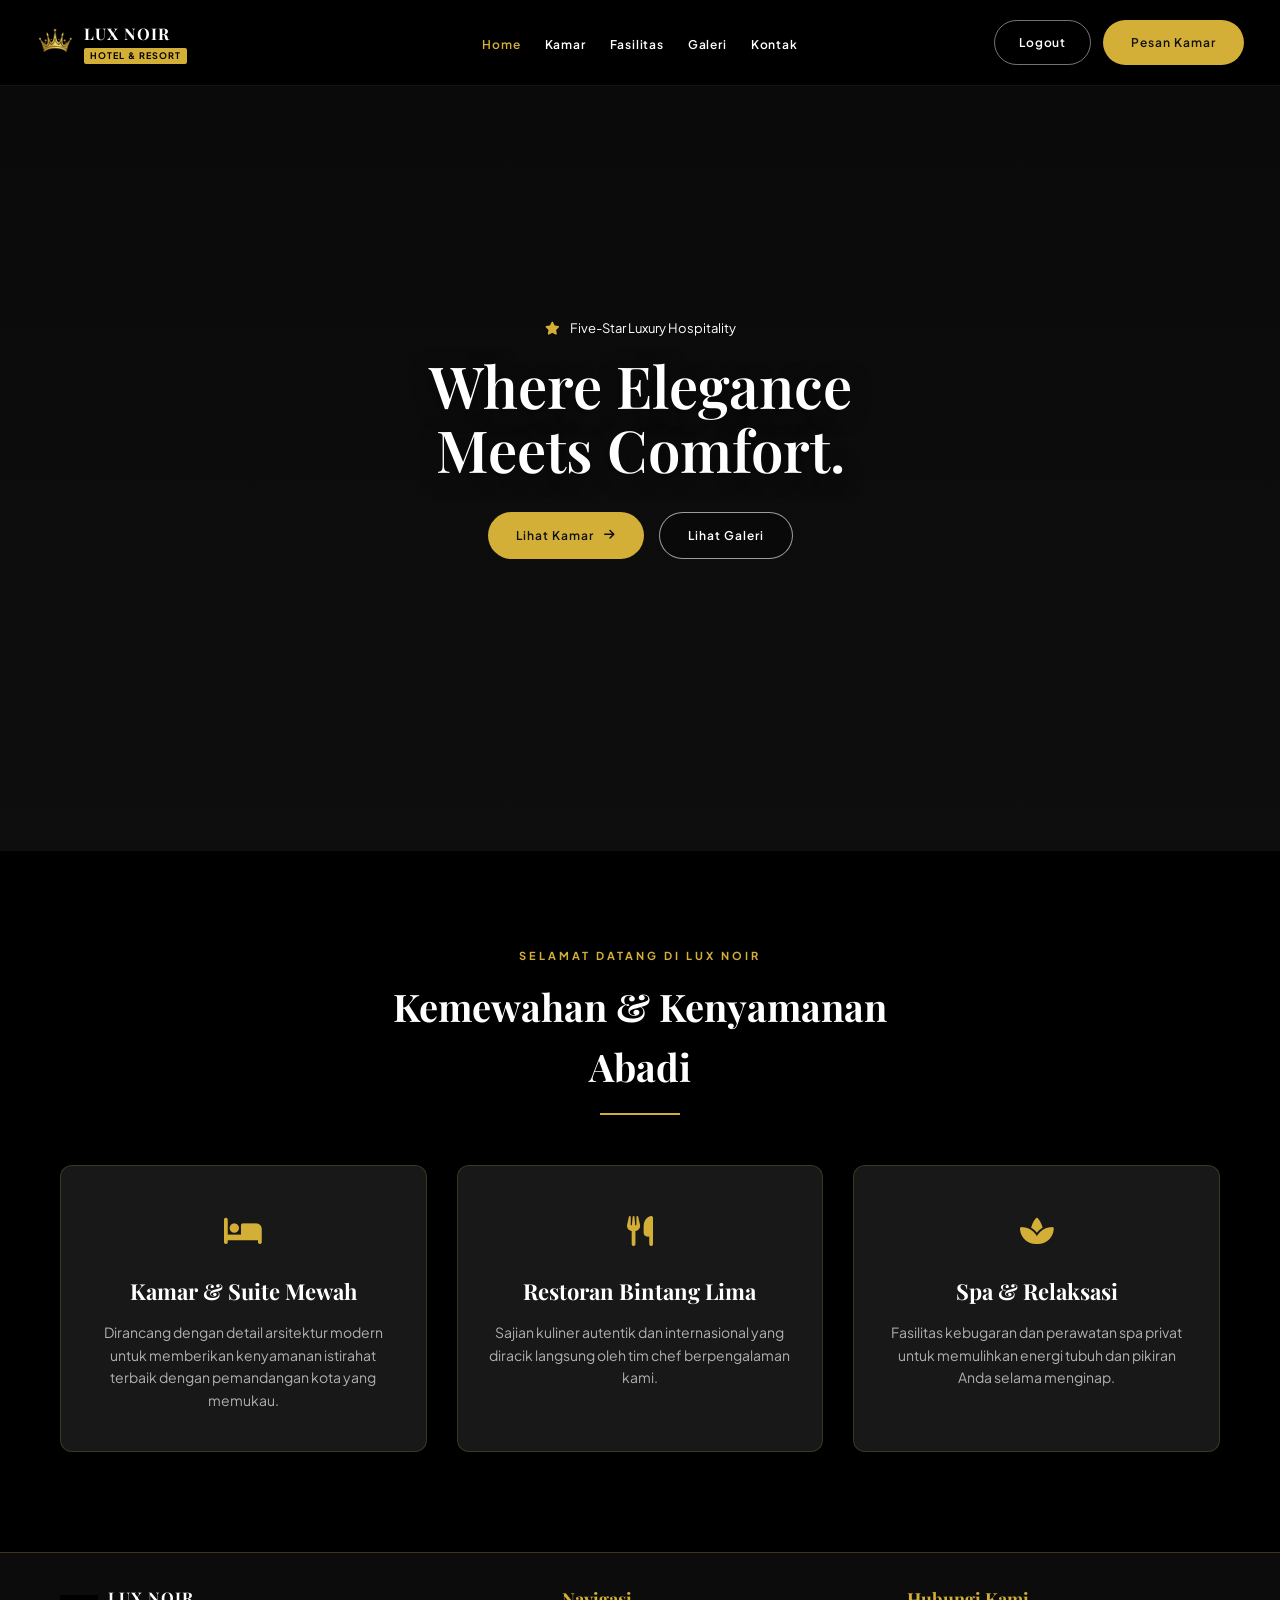
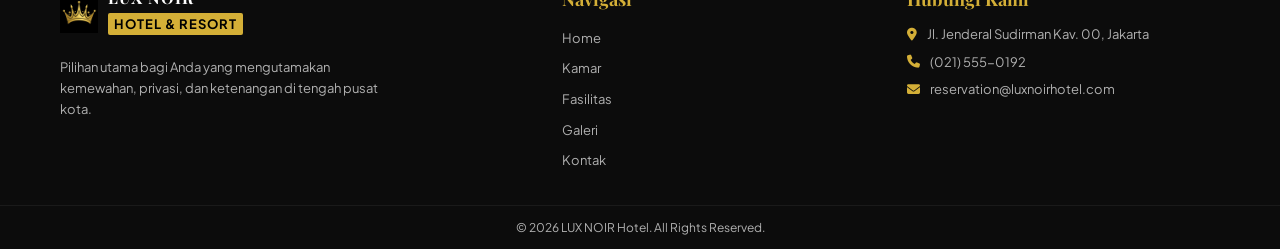
<file: index.html>
<!DOCTYPE html>
<html lang="en">
<head>
    <meta charset="UTF-8">
    <meta name="viewport" content="width=device-width, initial-scale=1.0">
    <title>LUX NOIR - Hotel & Resort</title>
    <link rel="stylesheet" href="style.css">
    <!-- Google Fonts -->
    <link href="https://fonts.googleapis.com/css2?family=Playfair+Display:wght@500;600;700&family=Plus+Jakarta+Sans:wght@300;400;500;600&display=swap" rel="stylesheet">
    <link rel="stylesheet" href="https://cdnjs.cloudflare.com/ajax/libs/font-awesome/6.4.0/css/all.min.css">
</head>
<body>

    <!-- HEADER & NAVBAR -->
    <header class="site-header">
        <!-- Tag pembuka div ini tadi terhapus, sekarang sudah dikembalikan -->
        <div class="container nav-container">
            <a href="index.html" class="brand-logo">
                <img src="Crown.jpeg" alt="Logo LUX NOIR" class="logo-img">
                <div class="brand-text">
                    <h2>LUX NOIR</h2>
                    <p>HOTEL & RESORT</p>
                </div>
            </a>

            <!-- Menu 6 Halaman -->
            <ul class="nav-menu">
                <li><a href="index.html" class="active">Home</a></li>
                <li><a href="kamar.html">Kamar</a></li>
                <li><a href="fasilitas.html">Fasilitas</a></li>
                <li><a href="galeri.html">Galeri</a></li>
                <li><a href="kontak.html">Kontak</a></li>
            </ul>

            <div class="nav-action">
                <a href="login.html" id="logoutBtn" class="btn-nav-logout">Logout</a>
                <a href="kontak.html" class="btn-yellow-solid">Pesan Kamar</a>
            </div>
        </div>
    </header>

    <!-- HERO BANNER -->
    <section class="hero-section">
        <div class="hero-overlay"></div>
        <div class="container hero-container">
            <div class="hero-badge-pill">
                <i class="fa-solid fa-star"></i> <span>Five-Star Luxury Hospitality</span>
            </div>
            <h1 class="hero-heading">Where Elegance<br>Meets <span class="text-highlight">Comfort.</span></h1>
            <p class="hero-desc">
                Rasakan pengalaman menginap berkelas dengan desain interior eksklusif, pelayanan hangat, dan ketenangan maksimal di LUX NOIR Hotel.
            </p>
            <div class="hero-buttons">
                <a href="kamar.html" class="btn-yellow-solid">Lihat Kamar <i class="fa-solid fa-arrow-right"></i></a>
                <a href="galeri.html" class="btn-yellow-outline">Lihat Galeri</a>
            </div>
        </div>
    </section>

    <!-- INFORMASI SINGKAT HOTEL -->
    <section class="info-section">
        <div class="container">
            <div class="section-header">
                <span class="sub-title">SELAMAT DATANG DI LUX NOIR</span>
                <h2>Kemewahan & Kenyamanan Abadi</h2>
                <div class="line-yellow"></div>
            </div>

            <div class="info-grid">
                <!-- Card 1 -->
                <div class="info-card">
                    <div class="card-icon"><i class="fa-solid fa-bed"></i></div>
                    <h3>Kamar & Suite Mewah</h3>
                    <p>Dirancang dengan detail arsitektur modern untuk memberikan kenyamanan istirahat terbaik dengan pemandangan kota yang memukau.</p>
                </div>
                <!-- Card 2 -->
                <div class="info-card featured">
                    <div class="card-icon"><i class="fa-solid fa-utensils"></i></div>
                    <h3>Restoran Bintang Lima</h3>
                    <p>Sajian kuliner autentik dan internasional yang diracik langsung oleh tim chef berpengalaman kami.</p>
                </div>
                <!-- Card 3 -->
                <div class="info-card">
                    <div class="card-icon"><i class="fa-solid fa-spa"></i></div>
                    <h3>Spa & Relaksasi</h3>
                    <p>Fasilitas kebugaran dan perawatan spa privat untuk memulihkan energi tubuh dan pikiran Anda selama menginap.</p>
                </div>
            </div>
        </div>
    </section>

    <!-- FOOTER -->
    <footer class="site-footer">
        <div class="container footer-grid">
            <div class="footer-col">
                <div class="brand-logo footer-logo">
                    <!-- Logo disesuaikan agar sama dengan header -->
                    <img src="Crown.jpeg" alt="Logo LUX NOIR" class="logo-img">
                    <div class="brand-text">
                        <h2>LUX NOIR</h2>
                        <p>HOTEL & RESORT</p>
                    </div>
                </div>
                <p class="footer-desc">
                    Pilihan utama bagi Anda yang mengutamakan kemewahan, privasi, dan ketenangan di tengah pusat kota.
                </p>
            </div>

            <div class="footer-col">
                <h4>Navigasi</h4>
                <ul class="footer-links">
                    <li><a href="index.html">Home</a></li>
                    <li><a href="kamar.html">Kamar</a></li>
                    <li><a href="fasilitas.html">Fasilitas</a></li>
                    <li><a href="galeri.html">Galeri</a></li>
                    <li><a href="kontak.html">Kontak</a></li>
                </ul>
            </div>

            <div class="footer-col">
                <h4>Hubungi Kami</h4>
                <p><i class="fa-solid fa-location-dot yellow-text"></i> Jl. Jenderal Sudirman Kav. 00, Jakarta</p>
                <p><i class="fa-solid fa-phone yellow-text"></i> (021) 555-0192</p>
                <p><i class="fa-solid fa-envelope yellow-text"></i> reservation@luxnoirhotel.com</p>
            </div>
        </div>
        <div class="footer-bottom">
            <p>&copy; 2026 LUX NOIR Hotel. All Rights Reserved.</p>
        </div>
    </footer>

</body>
</html>
</file>
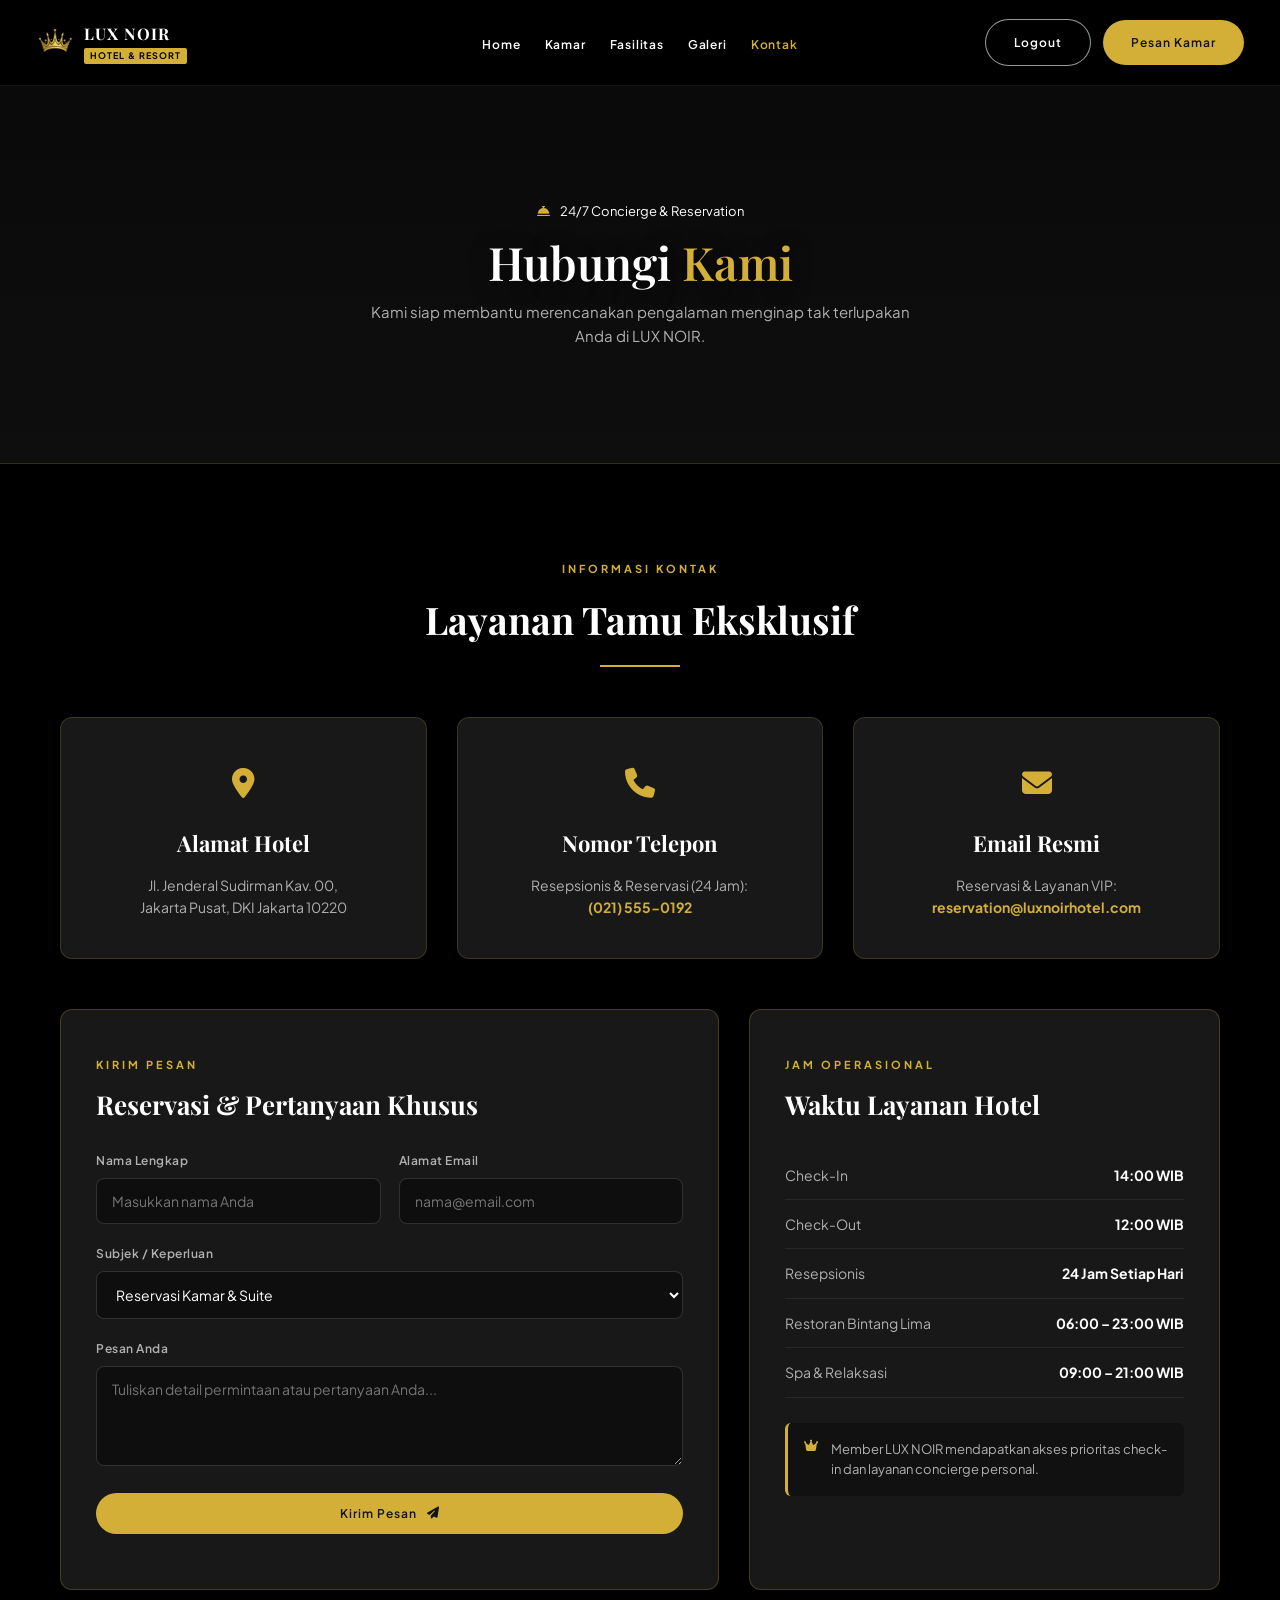
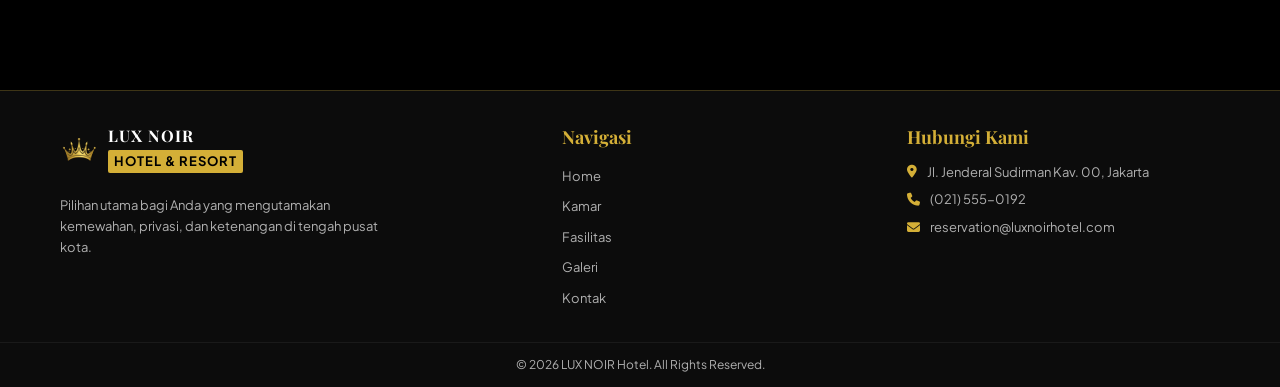
<file: kontak.html>
<!DOCTYPE html>
<html lang="id">
<head>
    <meta charset="UTF-8">
    <meta name="viewport" content="width=device-width, initial-scale=1.0">
    <title>Kontak - LUX NOIR Hotel & Resort</title>
    <link rel="stylesheet" href="style.css">
    <link rel="stylesheet" href="kontak-login.css">
    <!-- Google Fonts & Font Awesome (Sama persis dengan Home) -->
    <link href="https://fonts.googleapis.com/css2?family=Playfair+Display:wght@500;600;700&family=Plus+Jakarta+Sans:wght@300;400;500;600&display=swap" rel="stylesheet">
    <link rel="stylesheet" href="https://cdnjs.cloudflare.com/ajax/libs/font-awesome/6.4.0/css/all.min.css">
</head>
<body>

    <!-- HEADER & NAVBAR -->
    <header class="site-header">
        <div class="container nav-container">
            <a href="index.html" class="brand-logo">
                <img src="Crown.jpeg" alt="Logo LUX NOIR" class="logo-img">
                <div class="brand-text">
                    <h2>LUX NOIR</h2>
                    <p>HOTEL & RESORT</p>
                </div>
            </a>

            <ul class="nav-menu">
                <li><a href="index.html">Home</a></li>
                <li><a href="kamar.html">Kamar</a></li>
                <li><a href="fasilitas.html">Fasilitas</a></li>
                <li><a href="galeri.html">Galeri</a></li>
                <li><a href="kontak.html" class="active">Kontak</a></li>
            </ul>

            <div class="nav-action">
                <a href="login.html" class="btn-yellow-outline">Logout</a>
                <a href="kamar.html" class="btn-yellow-solid">Pesan Kamar</a>
            </div>
        </div>
    </header>

    <!-- PAGE BANNER -->
    <section class="page-banner">
        <div class="hero-overlay"></div>
        <div class="container hero-container">
            <div class="hero-badge-pill">
                <i class="fa-solid fa-concierge-bell"></i> <span>24/7 Concierge & Reservation</span>
            </div>
            <h1 class="hero-heading" style="font-size: 46px; margin-bottom: 12px;">Hubungi <span class="yellow-text">Kami</span></h1>
            <p class="banner-subtitle">Kami siap membantu merencanakan pengalaman menginap tak terlupakan Anda di LUX NOIR.</p>
        </div>
    </section>

    <!-- INFORMASI KONTAK HOTEL (Alamat, Telepon, Email) -->
    <section class="info-section">
        <div class="container">
            <div class="section-header">
                <span class="sub-title">INFORMASI KONTAK</span>
                <h2>Layanan Tamu Eksklusif</h2>
                <div class="line-yellow"></div>
            </div>

            <!-- 3 Kartu Kontak Utama (Sinkron dengan data di Footer Home) -->
            <div class="info-grid">
                <div class="info-card">
                    <div class="card-icon"><i class="fa-solid fa-location-dot"></i></div>
                    <h3>Alamat Hotel</h3>
                    <p>Jl. Jenderal Sudirman Kav. 00,<br>Jakarta Pusat, DKI Jakarta 10220</p>
                </div>

                <div class="info-card featured">
                    <div class="card-icon"><i class="fa-solid fa-phone"></i></div>
                    <h3>Nomor Telepon</h3>
                    <p>Resepsionis & Reservasi (24 Jam):<br><strong class="yellow-text">(021) 555-0192</strong></p>
                </div>

                <div class="info-card">
                    <div class="card-icon"><i class="fa-solid fa-envelope"></i></div>
                    <h3>Email Resmi</h3>
                    <p>Reservasi & Layanan VIP:<br><strong class="yellow-text">reservation@luxnoirhotel.com</strong></p>
                </div>
            </div>

            <!-- FORMULIR KIRIM PESAN & LOKASI -->
            <div class="contact-wrapper">
                <div class="contact-form-box">
                    <span class="sub-title">KIRIM PESAN</span>
                    <h3>Reservasi & Pertanyaan Khusus</h3>
                    <form id="contactForm" onsubmit="kirimPesanKontak(event)">
                        <div class="form-row">
                            <div class="form-group">
                                <label for="nama">Nama Lengkap</label>
                                <input type="text" id="nama" placeholder="Masukkan nama Anda" required>
                            </div>
                            <div class="form-group">
                                <label for="email">Alamat Email</label>
                                <input type="email" id="email" placeholder="nama@email.com" required>
                            </div>
                        </div>

                        <div class="form-group">
                            <label for="subjek">Subjek / Keperluan</label>
                            <select id="subjek">
                                <option value="Reservasi Kamar">Reservasi Kamar & Suite</option>
                                <option value="Layanan VIP">Layanan VIP & Event</option>
                                <option value="Pertanyaan Umum">Pertanyaan Umum</option>
                            </select>
                        </div>

                        <div class="form-group">
                            <label for="pesan">Pesan Anda</label>
                            <textarea id="pesan" rows="4" placeholder="Tuliskan detail permintaan atau pertanyaan Anda..." required></textarea>
                        </div>

                        <button type="submit" class="btn-yellow-solid w-100">
                            Kirim Pesan <i class="fa-solid fa-paper-plane"></i>
                        </button>
                        <p id="contactAlert" class="form-feedback"></p>
                    </form>
                </div>

                <div class="contact-hours-box">
                    <span class="sub-title">JAM OPERASIONAL</span>
                    <h3>Waktu Layanan Hotel</h3>
                    <ul class="hours-list">
                        <li><span>Check-In</span> <strong class="yellow-text">14:00 WIB</strong></li>
                        <li><span>Check-Out</span> <strong class="yellow-text">12:00 WIB</strong></li>
                        <li><span>Resepsionis</span> <strong>24 Jam Setiap Hari</strong></li>
                        <li><span>Restoran Bintang Lima</span> <strong>06:00 – 23:00 WIB</strong></li>
                        <li><span>Spa & Relaksasi</span> <strong>09:00 – 21:00 WIB</strong></li>
                    </ul>
                    <div class="vip-note">
                        <i class="fa-solid fa-crown yellow-text"></i>
                        <p>Member LUX NOIR mendapatkan akses prioritas check-in dan layanan concierge personal.</p>
                    </div>
                </div>
            </div>
        </div>
    </section>

    <!-- FOOTER -->
    <footer class="site-footer">
        <div class="container footer-grid">
            <div class="footer-col">
                <div class="brand-logo footer-logo">
                    <img src="Crown.jpeg" alt="Logo LUX NOIR" class="logo-img">
                    <div class="brand-text">
                        <h2>LUX NOIR</h2>
                        <p>HOTEL & RESORT</p>
                    </div>
                </div>
                <p class="footer-desc">
                    Pilihan utama bagi Anda yang mengutamakan kemewahan, privasi, dan ketenangan di tengah pusat kota.
                </p>
            </div>

            <div class="footer-col">
                <h4>Navigasi</h4>
                <ul class="footer-links">
                    <li><a href="index.html">Home</a></li>
                    <li><a href="kamar.html">Kamar</a></li>
                    <li><a href="fasilitas.html">Fasilitas</a></li>
                    <li><a href="galeri.html">Galeri</a></li>
                    <li><a href="kontak.html">Kontak</a></li>
                </ul>
            </div>

            <div class="footer-col">
                <h4>Hubungi Kami</h4>
                <p><i class="fa-solid fa-location-dot yellow-text"></i> Jl. Jenderal Sudirman Kav. 00, Jakarta</p>
                <p><i class="fa-solid fa-phone yellow-text"></i> (021) 555-0192</p>
                <p><i class="fa-solid fa-envelope yellow-text"></i> reservation@luxnoirhotel.com</p>
            </div>
        </div>
        <div class="footer-bottom">
            <p>&copy; 2026 LUX NOIR Hotel. All Rights Reserved.</p>
        </div>
    </footer>

     <script src="script.js"></script>
</body>
</html>
</file>
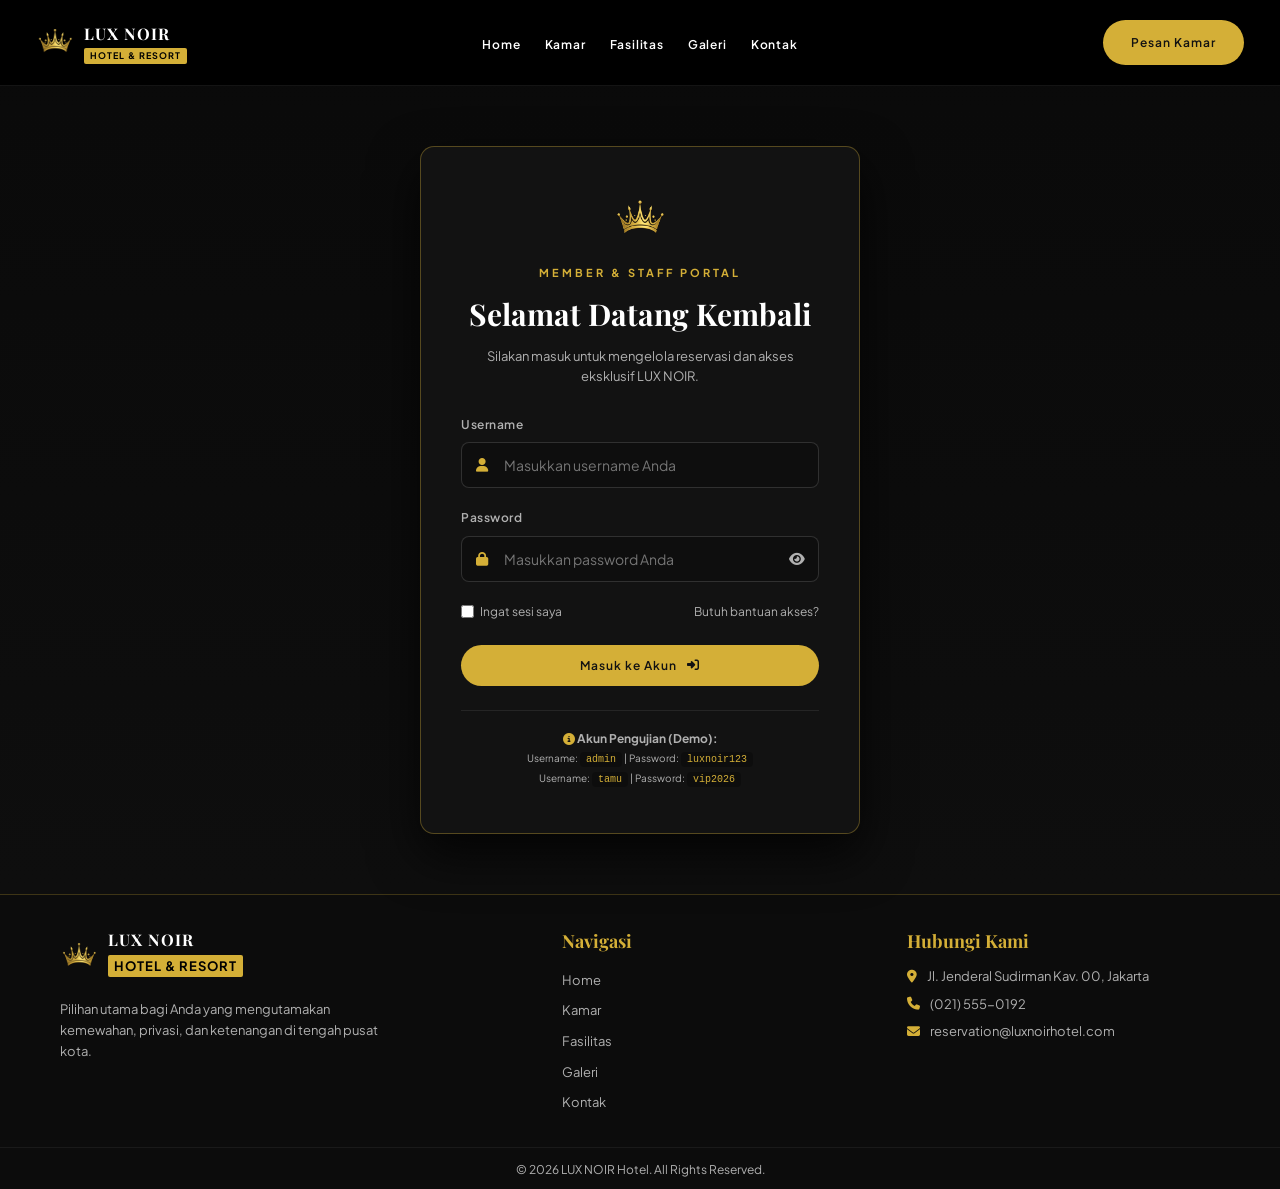
<file: login.html>
<!DOCTYPE html>
<html lang="id">
<head>
    <meta charset="UTF-8">
    <meta name="viewport" content="width=device-width, initial-scale=1.0">
    <title>Login Member - LUX NOIR Hotel & Resort</title>
    <link rel="stylesheet" href="style.css">
    <link rel="stylesheet" href="kontak-login.css">
    <link href="https://fonts.googleapis.com/css2?family=Playfair+Display:wght@500;600;700&family=Plus+Jakarta+Sans:wght@300;400;500;600&display=swap" rel="stylesheet">
    <link rel="stylesheet" href="https://cdnjs.cloudflare.com/ajax/libs/font-awesome/6.4.0/css/all.min.css">
</head>
<body>

    <!-- HEADER & NAVBAR -->
    <header class="site-header">
        <div class="container nav-container">
            <a href="index.html" class="brand-logo" data-restricted="true" data-page="Home">
                <img src="Crown.jpeg" alt="Logo LUX NOIR" class="logo-img">
                <div class="brand-text">
                    <h2>LUX NOIR</h2>
                    <p>HOTEL & RESORT</p>
                </div>
            </a>

            <ul class="nav-menu">
                <li><a href="index.html" data-restricted="true" data-page="Home">Home</a></li>
                <li><a href="kamar.html" data-restricted="true" data-page="Kamar">Kamar</a></li>
                <li><a href="fasilitas.html" data-restricted="true" data-page="Fasilitas">Fasilitas</a></li>
                <li><a href="galeri.html" data-restricted="true" data-page="Galeri">Galeri</a></li>
                <li><a href="kontak.html">Kontak</a></li>
            </ul>

            <div class="nav-action">
                <a href="kontak.html" class="btn-yellow-solid" data-restricted="true" data-page="Pesan Kamar">Pesan Kamar</a>
            </div>
        </div>
    </header>

    <!-- LOGIN SECTION -->
    <section class="login-section">
        <div class="hero-overlay"></div>
        <div class="container login-container">
            <div class="login-card">
                <div class="login-header">
                    <img src="Crown.jpeg" alt="Logo LUX NOIR" class="login-crown">
                    <span class="sub-title">MEMBER & STAFF PORTAL</span>
                    <h2>Selamat Datang Kembali</h2>
                    <p>Silakan masuk untuk mengelola reservasi dan akses eksklusif LUX NOIR.</p>
                </div>

                <!-- Kotak Alert Notifikasi JavaScript -->
                <div id="loginAlert" class="login-alert" style="display: none;"></div>

                <form id="loginForm" onsubmit="validasiLogin(event)">
                    <div class="form-group">
                        <label for="username">Username</label>
                        <div class="input-icon-wrapper">
                            <i class="fa-solid fa-user"></i>
                            <input type="text" id="username" placeholder="Masukkan username Anda" autocomplete="off">
                        </div>
                    </div>

                    <div class="form-group">
                        <label for="password">Password</label>
                        <div class="input-icon-wrapper">
                            <i class="fa-solid fa-lock"></i>
                            <input type="password" id="password" placeholder="Masukkan password Anda">
                            <button type="button" class="toggle-pass" onclick="togglePassword()" aria-label="Lihat Password">
                                <i id="eyeIcon" class="fa-solid fa-eye"></i>
                            </button>
                        </div>
                    </div>

                    <div class="login-options">
                        <label class="remember-me">
                            <input type="checkbox" id="remember"> Ingat sesi saya
                        </label>
                        <a href="kontak.html" class="forgot-link">Butuh bantuan akses?</a>
                    </div>

                    <button type="submit" class="btn-yellow-solid w-100">
                        Masuk ke Akun <i class="fa-solid fa-right-to-bracket"></i>
                    </button>
                </form>

                <!-- Info Akun Demo untuk Pengujian Tugas -->
                <div class="demo-credentials">
                    <p><i class="fa-solid fa-circle-info yellow-text"></i> <strong>Akun Pengujian (Demo):</strong></p>
                    <small>Username: <code>admin</code> | Password: <code>luxnoir123</code></small><br>
                    <small>Username: <code>tamu</code> | Password: <code>vip2026</code></small>
                </div>
            </div>
        </div>
    </section>

    <!-- FOOTER -->
    <footer class="site-footer">
        <div class="container footer-grid">
            <div class="footer-col">
                <div class="brand-logo footer-logo">
                    <img src="Crown.jpeg" alt="Logo LUX NOIR" class="logo-img">
                    <div class="brand-text">
                        <h2>LUX NOIR</h2>
                        <p>HOTEL & RESORT</p>
                    </div>
                </div>
                <p class="footer-desc">
                    Pilihan utama bagi Anda yang mengutamakan kemewahan, privasi, dan ketenangan di tengah pusat kota.
                </p>
            </div>

            <div class="footer-col">
                <h4>Navigasi</h4>
                <ul class="footer-links">
                    <li><a href="index.html" data-restricted="true" data-page="Home">Home</a></li>
                    <li><a href="kamar.html" data-restricted="true" data-page="Kamar">Kamar</a></li>
                    <li><a href="fasilitas.html" data-restricted="true" data-page="Fasilitas">Fasilitas</a></li>
                    <li><a href="galeri.html" data-restricted="true" data-page="Galeri">Galeri</a></li>
                    <li><a href="kontak.html">Kontak</a></li>
                </ul>
            </div>

            <div class="footer-col">
                <h4>Hubungi Kami</h4>
                <p><i class="fa-solid fa-location-dot yellow-text"></i> Jl. Jenderal Sudirman Kav. 00, Jakarta</p>
                <p><i class="fa-solid fa-phone yellow-text"></i> (021) 555-0192</p>
                <p><i class="fa-solid fa-envelope yellow-text"></i> reservation@luxnoirhotel.com</p>
            </div>
        </div>
        <div class="footer-bottom">
            <p>&copy; 2026 LUX NOIR Hotel. All Rights Reserved.</p>
        </div>
    </footer>

    <script src="script.js"></script>
    <script>
        // Mengunci menu Home, Kamar, Fasilitas, dan Galeri sebelum user login
        document.querySelectorAll('[data-restricted="true"]').forEach(function (link) {
            link.addEventListener('click', function (e) {
                e.preventDefault();
                const namaMenu = this.getAttribute('data-page') || 'halaman ini';
                const alertBox = document.getElementById('loginAlert');
                const usernameInput = document.getElementById('username');

                if (alertBox) {
                    alertBox.className = 'login-alert error';
                    alertBox.innerHTML = '<i class="fa-solid fa-triangle-exclamation"></i> Anda harus <strong>login terlebih dahulu</strong> untuk mengakses menu <strong>' + namaMenu + '</strong>.';
                    alertBox.style.display = 'block';
                    alertBox.scrollIntoView({ behavior: 'smooth', block: 'center' });
                }

                if (usernameInput) {
                    usernameInput.focus();
                }
            });
        });
    </script>
</body>
</html>
</file>
<file: style.css>
:root {
    --bg-black: #000000;
    --bg-header: #000000;
    --yellow: #d4af37;
    --yellow-hover: #b8952b;
    --text-white: #FFFFFF;
    --text-gray: #b0b0b0;
    --font-heading: 'Playfair Display', serif;
    --font-sans: 'Plus Jakarta Sans', sans-serif;
}

* {
    margin: 0;
    padding: 0;
    box-sizing: border-box;
}

body {
    background-color: var(--bg-black);
    color: var(--text-white);
    font-family: var(--font-sans);
    line-height: 1.6;
}

a {
    text-decoration: none;
    color: inherit;
    transition: 0.3s ease;
}

ul {
    list-style: none;
}

.container {
    max-width: 1200px;
    margin: 0 auto;
    padding: 0 20px;
}

.yellow-text {
    color: var(--yellow);
}

/* TOMBOL */
.btn-yellow-solid, 
.btn-yellow-outline {
    font-weight: 600;
    font-size: 12px;
    letter-spacing: 1px;
    padding: 13px 28px;
    border-radius: 30px;
    display: inline-flex;
    align-items: center;
    justify-content: center;
    gap: 10px;
}

.btn-yellow-solid {
    background: var(--yellow);
    color: #121212;
}

.btn-yellow-solid:hover {
    background: var(--yellow-hover);
    transform: translateY(-2px);
}

.btn-yellow-outline {
    border: 1px solid rgba(255, 255, 255, 0.6);
    color: var(--text-white);
    background: rgba(0, 0, 0, 0.25);
    backdrop-filter: blur(4px);
}

.btn-yellow-outline:hover {
    background: var(--yellow);
    border-color: var(--yellow);
    color: #000;
}

.btn-nav-logout {
    font-weight: 600;
    font-size: 12px;
    letter-spacing: 0.8px;
    padding: 12px 24px;
    border-radius: 30px;
    display: inline-flex;
    align-items: center;
    justify-content: center;
    border: 1px solid rgba(255, 255, 255, 0.45);
    color: var(--text-white);
    background: transparent;
    cursor: pointer;
}

.btn-nav-logout:hover {
    border-color: var(--yellow);
    color: var(--yellow);
}

/* HEADER & NAVBAR */
.site-header {
    background: var(--bg-header);
    border-bottom: 1px solid rgba(255, 255, 255, 0.08);
    position: sticky;
    top: 0;
    z-index: 1000;
}

.site-header .nav-container {
    max-width: 100%;
    width: 100%;
    padding: 0 36px;
    display: flex;
    justify-content: space-between;
    align-items: center;
    height: 85px;
}

.brand-logo {
    display: flex;
    align-items: center;
    gap: 10px;
}

.site-header .brand-logo {
    flex: 1;
    justify-content: flex-start;
}

.site-header .nav-action {
    flex: 1;
    display: flex;
    align-items: center;
    justify-content: flex-end;
    gap: 12px;
}

.logo-img {
    height: 38px;
    width: auto;
    object-fit: contain;
}

.brand-text h2 {
    font-family: var(--font-heading);
    font-size: 16px;
    letter-spacing: 1px;
    font-weight: 700;
}

.brand-text p {
    font-size: 9px;
    letter-spacing: 1px;
    background-color: var(--yellow);
    color: #000000;
    font-weight: 700;
    padding: 1px 6px;
    border-radius: 2px;
    width: fit-content;
    margin-top: 2px;
}

.nav-menu {
    display: flex;
    gap: 24px;
}

.nav-menu a {
    font-size: 12px;
    font-weight: 600;
    letter-spacing: 0.8px;
}

.nav-menu a:hover, 
.nav-menu a.active {
    color: var(--yellow);
}

/* Buat layout utama */
.hero-section {
    position: relative;
    min-height: 85vh;
    background: url('https://images.unsplash.com/photo-1618773928121-c32242e63f39?auto=format&fit=crop&w=1600&q=85') center/cover no-repeat;
    display: flex;
    align-items: center;
    justify-content: center;
    text-align: center;
    padding: 60px 0 120px;
}

.hero-overlay {
    position: absolute;
    inset: 0;
    background: linear-gradient(to bottom, rgba(18, 18, 18, 0.55), rgba(18, 18, 18, 0.78));
}

.hero-container {
    position: relative;
    z-index: 2;
    display: flex;
    flex-direction: column;
    align-items: center;
    max-width: 900px;
    margin: 0 auto;
    padding: 0 20px;
}

.hero-badge-pill {
    display: inline-flex;
    align-items: center;
    gap: 6px;
    color: var(--yellow);
    font-size: 13px;
    margin-bottom: 15px;
}

.hero-badge-pill span {
    color: var(--text-white);
    margin-left: 4px;
}

.hero-heading {
    font-family: var(--font-heading);
    font-size: 58px;
    line-height: 1.1;
    font-weight: 600;
    margin-bottom: 30px;
    text-shadow: 0 4px 20px rgba(0, 0, 0, 0.5);
}

.text-highlight {
    color: var(--text-white);
}

.hero-desc {
    display: none; 
}

.hero-buttons {
    display: flex;
    gap: 15px;
}

/* INFORMASI HOTEL (Layout Card & Grid) */
.info-section {
    padding: 90px 0 100px;
    background-color: var(--bg-black);
    position: relative;
}

.section-header {
    text-align: center;
    max-width: 600px;
    margin: 0 auto 50px;
}

.sub-title {
    font-size: 11px;
    letter-spacing: 3px;
    color: var(--yellow);
    font-weight: 700;
    text-transform: uppercase;
}

.section-header h2 {
    font-family: var(--font-heading);
    font-size: 38px;
    margin-top: 10px;
}

.line-yellow {
    width: 80px;
    height: 2px;
    background-color: var(--yellow);
    margin: 15px auto 0;
}

.info-grid {
    display: grid;
    grid-template-columns: repeat(3, 1fr);
    gap: 30px;
}

.info-card {
    background-color: #181818;
    border: 1px solid rgba(212, 175, 55, 0.2);
    padding: 40px 30px;
    border-radius: 12px;
    transition: 0.3s ease;
    text-align: center;
}

.info-card:hover,
.info-card:active {
    border-color: var(--yellow);
    transform: translateY(-5px);
}

.card-icon {
    font-size: 30px;
    color: var(--yellow);
    margin-bottom: 20px;
}

.info-card h3 {
    font-family: var(--font-heading);
    font-size: 22px;
    margin-bottom: 12px;
}

.info-card p {
    color: var(--text-gray);
    font-size: 14px;
}

/* FOOTER */
.site-footer {
    background-color: #0c0c0c;
    border-top: 1px solid rgba(212, 175, 55, 0.25);
    padding-top: 32px;
}

.footer-grid {
    display: grid;
    grid-template-columns: 1.5fr 1fr 1fr;
    gap: 32px;
    padding-bottom: 28px;
}

.footer-logo {
    margin-bottom: 15px;
}

.footer-desc {
    color: var(--text-gray);
    font-size: 13px;
    margin-top: 8px;
    max-width: 320px;
}

.footer-col h4 {
    font-family: var(--font-heading);
    font-size: 18px;
    color: var(--yellow);
    margin-bottom: 10px;
}

.footer-links li {
    margin-bottom: 5px;
}

.footer-links a {
    color: var(--text-gray);
    font-size: 13px;
}

.footer-links a:hover {
    color: var(--yellow);
}

.footer-col p {
    display: flex;
    align-items: center;
    gap: 10px;
    margin-bottom: 7px;
    color: var(--text-gray);
    font-size: 13px;
}

.site-footer .brand-text p {
    color: #000000 !important;
}

.footer-bottom {
    border-top: 1px solid rgba(255, 255, 255, 0.06);
    text-align: center;
    padding: 12px;
    font-size: 12px;
    color: var(--text-gray);
}

/* agar responsif di layar yang kecil */
@media (max-width: 900px) {
    .site-header .nav-container {
        padding: 0 20px;
    }
    .nav-menu {
        display: none;
    }
    .hero-heading {
        font-size: 38px;
    }
    .info-grid, 
    .footer-grid {
        grid-template-columns: 1fr;
    }
}
</file>
<file: kontak-login.css>
/* =========================================
   STYLE TAMBAHAN: HALAMAN KONTAK & LOGIN
   Mewarisi variabel dari home.css
   ========================================= */

/* NAVBAR FULL WIDTH (LOGO POJOK KIRI, MENU TENGAH, TOMBOL POJOK KANAN) */
.site-header .nav-container {
    max-width: 100%;
    width: 100%;
    padding-left: 36px;
    padding-right: 36px;
    display: flex;
    justify-content: space-between;
    align-items: center;
}

.brand-logo {
    flex: 1;
    display: flex;
    align-items: center;
    justify-content: flex-start;
}

.nav-action {
    flex: 1;
    display: flex;
    gap: 12px;
    align-items: center;
    justify-content: flex-end;
}

.w-100 {
    width: 100%;
    border: none;
    cursor: pointer;
    font-family: var(--font-sans);
}

/* PAGE BANNER (KONTAK) */
.page-banner {
    position: relative;
    min-height: 42vh;
    background: url('https://images.unsplash.com/photo-1618773928121-c32242e63f39?auto=format&fit=crop&w=1600&q=85') center/cover no-repeat;
    display: flex;
    align-items: center;
    justify-content: center;
    text-align: center;
    padding: 50px 0;
    border-bottom: 1px solid rgba(212, 175, 55, 0.25);
}

.banner-subtitle {
    color: var(--text-gray);
    font-size: 15px;
    max-width: 560px;
}

/* WRAPPER FORM KONTAK & JAM OPERASIONAL */
.contact-wrapper {
    display: grid;
    grid-template-columns: 1.4fr 1fr;
    gap: 30px;
    margin-top: 50px;
}

.contact-form-box,
.contact-hours-box {
    background-color: #181818;
    border: 1px solid rgba(212, 175, 55, 0.25);
    border-radius: 12px;
    padding: 40px 35px;
}

.contact-form-box h3,
.contact-hours-box h3 {
    font-family: var(--font-heading);
    font-size: 26px;
    margin: 8px 0 25px;
}

.form-row {
    display: grid;
    grid-template-columns: 1fr 1fr;
    gap: 18px;
}

.form-group {
    margin-bottom: 20px;
    text-align: left;
}

.form-group label {
    display: block;
    font-size: 12px;
    font-weight: 600;
    letter-spacing: 0.5px;
    color: var(--text-gray);
    margin-bottom: 8px;
}

.form-group input,
.form-group select,
.form-group textarea {
    width: 100%;
    background-color: #0e0e0e;
    border: 1px solid rgba(255, 255, 255, 0.14);
    border-radius: 8px;
    padding: 13px 15px;
    color: var(--text-white);
    font-family: var(--font-sans);
    font-size: 14px;
    transition: 0.3s ease;
}

.form-group input:focus,
.form-group select:focus,
.form-group textarea:focus {
    outline: none;
    border-color: var(--yellow);
    box-shadow: 0 0 0 3px rgba(212, 175, 55, 0.12);
}

.form-feedback {
    margin-top: 15px;
    font-size: 13px;
    text-align: center;
    color: var(--yellow);
}

/* JAM OPERASIONAL */
.hours-list li {
    display: flex;
    justify-content: space-between;
    padding: 13px 0;
    border-bottom: 1px solid rgba(255, 255, 255, 0.07);
    font-size: 14px;
    color: var(--text-gray);
}

.hours-list li strong {
    color: var(--text-white);
}

.vip-note {
    margin-top: 25px;
    background-color: #111111;
    border-left: 3px solid var(--yellow);
    padding: 16px;
    border-radius: 6px;
    display: flex;
    gap: 12px;
    align-items: flex-start;
    font-size: 13px;
    color: var(--text-gray);
}

/* =========================================
   HALAMAN LOGIN
   ========================================= */
.login-section {
    position: relative;
    min-height: 85vh;
    background: url('https://images.unsplash.com/photo-1618773928121-c32242e63f39?auto=format&fit=crop&w=1600&q=85') center/cover no-repeat;
    display: flex;
    align-items: center;
    justify-content: center;
    padding: 60px 20px;
}

.login-container {
    position: relative;
    z-index: 2;
    display: flex;
    justify-content: center;
    width: 100%;
}

.login-card {
    background-color: rgba(20, 20, 20, 0.94);
    backdrop-filter: blur(8px);
    border: 1px solid rgba(212, 175, 55, 0.35);
    border-radius: 14px;
    padding: 45px 40px;
    width: 100%;
    max-width: 440px;
    box-shadow: 0 20px 50px rgba(0, 0, 0, 0.75);
}

.login-header {
    text-align: center;
    margin-bottom: 28px;
}

.login-crown {
    height: 46px;
    margin-bottom: 12px;
}

.login-header h2 {
    font-family: var(--font-heading);
    font-size: 30px;
    margin: 6px 0 8px;
}

.login-header p {
    color: var(--text-gray);
    font-size: 13px;
}

.input-icon-wrapper {
    position: relative;
    display: flex;
    align-items: center;
}

.input-icon-wrapper > i {
    position: absolute;
    left: 15px;
    color: var(--yellow);
    font-size: 14px;
}

.input-icon-wrapper input {
    padding-left: 42px;
    padding-right: 42px;
}

.toggle-pass {
    position: absolute;
    right: 14px;
    background: none;
    border: none;
    color: var(--text-gray);
    cursor: pointer;
    font-size: 14px;
}

.toggle-pass:hover {
    color: var(--yellow);
}

.login-options {
    display: flex;
    justify-content: space-between;
    align-items: center;
    font-size: 12px;
    color: var(--text-gray);
    margin-bottom: 24px;
}

.remember-me {
    display: flex;
    align-items: center;
    gap: 6px;
    cursor: pointer;
}

.forgot-link:hover {
    color: var(--yellow);
}

.login-alert {
    padding: 12px 15px;
    border-radius: 8px;
    font-size: 13px;
    margin-bottom: 20px;
    text-align: center;
}

.login-alert.error {
    background-color: rgba(220, 53, 69, 0.15);
    border: 1px solid #dc3545;
    color: #ff8591;
}

.login-alert.success {
    background-color: rgba(212, 175, 55, 0.15);
    border: 1px solid var(--yellow);
    color: var(--yellow);
}

.demo-credentials {
    margin-top: 24px;
    padding-top: 18px;
    border-top: 1px solid rgba(255, 255, 255, 0.08);
    text-align: center;
    font-size: 12px;
    color: var(--text-gray);
}

.demo-credentials code {
    color: var(--yellow);
    background: #0d0d0d;
    padding: 2px 6px;
    border-radius: 4px;
}

@media (max-width: 900px) {
    .site-header .nav-container {
        padding-left: 20px;
        padding-right: 20px;
    }
    .contact-wrapper,
    .form-row {
        grid-template-columns: 1fr;
    }
    .login-card {
        padding: 35px 25px;
    }

}

.login-crown,
.logo-img {
mix-blend-mode: lighten;
}

.login-crown {
height: 54px;
width: auto;
margin: 0 auto 12px;
display: block;
}
</file>
